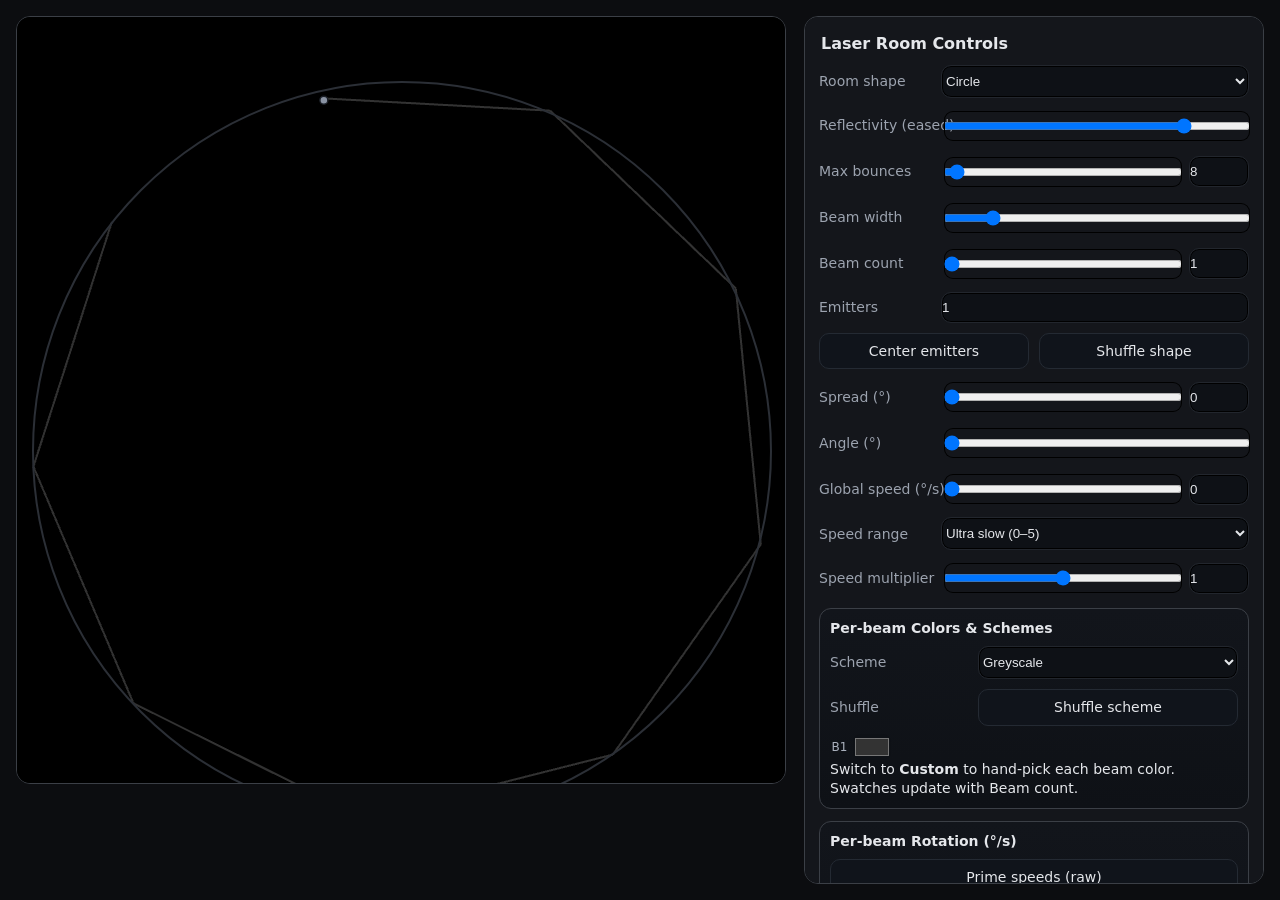
<file: Voidulator.html>
<!DOCTYPE html>
<html lang="en">
<head>
<meta charset="utf-8"/>
<meta name="viewport" content="width=device-width,initial-scale=1"/>
<title>Laser Room — WebGL Pulse, Multi-emitters, Presets, Renderer</title>
<style>
  :root{
    --bg:#0c0d10; --panel:#14161b; --stroke:#3b3f46;
    --text:#e5e7eb; --text-dim:#9ca3af; --muted:#7c8594;
  }
  *{box-sizing:border-box}
  html,body{height:100%}
  body{margin:0;background:#0c0d10;color:var(--text);font:14px/1.35 system-ui,-apple-system,Segoe UI,Roboto,Helvetica,Arial}

  .app{display:grid;grid-template-columns:1fr 460px;gap:18px;min-height:100svh;padding:16px}
  @media (max-width:980px){.app{grid-template-columns:1fr;grid-auto-rows:min-content}}

  .stage{position:relative;border:1px solid var(--stroke);border-radius:14px;overflow:hidden;min-height:58vh;background:linear-gradient(180deg,#0e1014,#0b0c10)}
  canvas{display:block;width:100%;height:100%}
  #gl{position:absolute;inset:0}
  #overlay{position:absolute;inset:0;pointer-events:auto;touch-action:none}
  .hud{position:absolute;left:12px;top:12px;display:flex;gap:8px;flex-wrap:wrap}
  .tag{background:#0009;padding:6px 8px;border:1px solid #ffffff12;border-radius:10px;color:#cbd5e1}

  .panel{background:var(--panel);border:1px solid var(--stroke);border-radius:14px;padding:14px;overflow:auto}
  h2{font-size:16px;margin:2px 2px 10px}
  .grid{display:grid;grid-template-columns:1fr 160px;gap:10px 12px}
  .row{display:contents}
  label{color:var(--text-dim);align-self:center}

  input[type="range"],select,input[type="number"],input[type="text"]{
    width:100%;background:#0e1116;color:#e5e7eb;border:1px solid #22262d;
    border-radius:10px;padding: 7px 0;box-shadow:inset 0 0 0 1px #000
  }
  input[type="range"]{width:100%}
  .two{grid-column:span 2;display:flex;gap:10px}
  .button{cursor:pointer;user-select:none;background:#10141b;border:1px solid #242a33;color:#e5e7eb;padding:8px 10px;border-radius:10px;flex:1;text-align:center}
  .group{margin-top:12px;border:1px solid var(--stroke);border-radius:12px;padding:10px;background:linear-gradient(180deg,#12151b,#0e1116)}
  .group-title{font-weight:600;margin-bottom:8px}
  N0px 1fr;gap:10px 12px}
  .hint{grid-column:span 2;color:#9aa4b2;font-size:12px}
  .warn{font-size:12px;color:#f59e0b}

  /* color swatches */
  #beamColors{display:grid;grid-template-columns:repeat(6,1fr);gap:8px;margin-top:8px;grid-column:span 2}
  #beamColors .sw{display:flex;align-items:center;gap:6px}
  #beamColors .sw label{font-size:12px;color:#aab1bd;width:28px;text-align:right}
  .ctrl-row{display:flex;gap:8px;align-items:center}.ctrl-row>input[type="number"]{width:76px;min-width:64px}.ctrl-row>input[type="range"]{width:100%}input[type="color"]{
    appearance:none;width:100%;height:26px;border:none;padding:0;border-radius:8px;
    background:#0e1116; /* fixes stray white box */
  }

/* UI layout: label | slider | number (one row) */
.panel .grid .row{display:contents}
.panel .grid .row > label{ justify-self:start; text-align:left; align-self:center; white-space:nowrap; padding-right: 4px; }
.ctrl-row{display:flex; gap:10px; align-items:center}
.ctrl-row > input[type="range"]{width:100%}
.ctrl-row > input[type="number"]{width:56px; min-width:56px}

\.panel\s*\.grid{grid-template-columns: 95px 1fr;}

/* === Aligned slider layout: Label | Slider | Number === */
.panel .grid .row{display:contents}
.panel .grid .row > label{ justify-self:start; text-align:left; align-self:center; white-space:nowrap; padding-right: 4px; }
.ctrl-row{display:flex;gap:10px;align-items:center}
.ctrl-row > input[type="range"]{flex:1;min-width:0;width:auto}
.ctrl-row > input[type="number"]{width:56px;min-width:56px}

\.panel\s*\I0px 1fr;}

\.subgrid{grid-template-columns:  95px 1fr;}

/* Final override: tighter column gap and 80px/1fr columns */
I0px 1fr; gap:10px 8px !important;}

/* final spacing tweak */
.grid{ gap: 10px 6px !important; }
.panel .grid .row > label{ padding-right: 4px; }
input[type="range"]{ padding: 7px 0 !important; }

/* === Ensure sliders fill between label and number: Label | Slider | Number === */
.panel .grid { grid-template-columns: 95px 1fr; } /* keep current label width */
.subgrid      { grid-template-columns: 95px 1fr; }

/* Render each control row as contents (label cell + control cell) */
.panel .grid .row{ display: contents; }

/* Control cell: grid with slider + fixed number on the right */
.ctrl-row{
  display: grid;
  grid-template-columns: 1fr 56px;  /* slider grows, number fixed */
  column-gap: 8px;
  align-items: center;
}

/* Slider grows to fill */
.ctrl-row > input[type="range"]{
  width: 100% !important;
  min-width: 0;
  box-sizing: border-box;
  padding: 7px 0 !important; /* no side padding */
}

/* Number stays compact */
.ctrl-row > input[type="number"]{
  width: 56px !important;
  min-width: 56px;
  box-sizing: border-box;
}

/* === UI tweak: label 110px, number 60px; keep slider fill === */
.panel .grid{ grid-template-columns: 110px 1fr !important; }
.subgrid{ grid-template-columns: 110px 1fr !important; }
.ctrl-row{ grid-template-columns: 1fr 60px !important; }
.ctrl-row > input[type="number"]{ width: 60px !important; min-width: 60px !important; }

/* ==== Pulse & Beam Glow: label | slider | number (labels 60px) ==== */
.group .subgrid{ grid-template-columns: 60px 1fr !important; }
.group .subgrid .row{ display: contents; }
.group .subgrid .row > label{
  justify-self: start;
  text-align: left;
  align-self: center;
  white-space: nowrap;
  padding-right: 6px;
}

/* Controls fill the remaining space; same paddings as main */
.group .subgrid .row > input[type="range"],
.group .subgrid .row > select{
  width: 100% !important;
  min-width: 0;
  box-sizing: border-box;
  padding: 7px 0; /* match main slider padding */
}

/* If a row uses ctrl-row with a number, keep slider fill + number 60px */
.group .subgrid .row .ctrl-row{
  display: grid;
  grid-template-columns: 1fr 60px;
  column-gap: 8px;
  align-items: center;
}
.group .subgrid .row .ctrl-row > input[type="range"]{
  width: 100% !important;
  min-width: 0;
  padding: 7px 0;
}
.group .subgrid .row .ctrl-row > input[type="number"]{
  width: 60px;
  min-width: 60px;
}

/* === Force Pulse & Beam Glow to Label | Slider | Number (labels 60px) === */
.group .subgrid{
  display: grid;
  grid-template-columns: 60px 1fr !important;  /* label | controls */
  column-gap: 8px;
  row-gap: 10px;
  align-items: center;
}
/* labels in column 1 */
.group .subgrid > label{
  grid-column: 1;
  justify-self: start;
  text-align: left;
  white-space: nowrap;
  padding-right: 6px;
}
/* the element immediately after a label (range/select/ctrl-row) goes in column 2 */
.group .subgrid > label + *{
  grid-column: 2;
  width: 100%;
  min-width: 0;
  box-sizing: border-box;
}
/* Make ranges fill and remove side padding so tracks reach the edges */
.group .subgrid input[type="range"]{ padding: 7px 0; width: 100%; min-width: 0; }
/* if a number is present, wrap slider+number inside .ctrl-row (grid) */
.group .subgrid .ctrl-row{ display: grid; grid-template-columns: 1fr 60px; column-gap: 8px; align-items: center; }
.group .subgrid .ctrl-row > input[type="range"]{ width: 100%; min-width: 0; padding: 7px 0; }
.group .subgrid .ctrl-row > input[type="number"]{ width: 60px; min-width: 60px; }

/* === Pulse & Beam Glow: widen label column to 140px, keep slider fill === */
.group .subgrid{ grid-template-columns: 140px 1fr !important; column-gap: 8px; }
.group .subgrid > label{ padding-right: 6px; white-space: nowrap; }
.group .subgrid input[type="range"]{ padding: 7px 0 !important; width: 100% !important; min-width: 0; }
.group .subgrid .ctrl-row{ display: grid; grid-template-columns: 1fr 60px; column-gap: 8px; align-items: center; }
.group .subgrid .ctrl-row > input[type="number"]{ width: 60px; min-width: 60px; }

/* === Scope: Pulse & Glow groups only === */
.group.pulse .subgrid, .group.glow .subgrid {
  grid-template-columns: 100px 1fr !important;
  column-gap: 8px;
}
.group.pulse .subgrid > label, .group.glow .subgrid > label {
  justify-self: start;
  text-align: left;
  white-space: nowrap;
  padding-right: 6px;
}
.group.pulse .subgrid input[type="range"], .group.glow .subgrid input[type="range"] {
  padding: 7px 0 !important;
  width: 100% !important;
  min-width: 0;
  box-sizing: border-box;
}
/* If a number is present later, keep it at 60px on the right */
.group.pulse .subgrid .ctrl-row, .group.glow .subgrid .ctrl-row {
  display: grid; grid-template-columns: 1fr 60px; column-gap: 8px; align-items: center;
}

/* === Surgical UI-only additions for sticky mobile + safe touch === */
.panel{touch-action:pan-y;}
@media (max-width:980px){
  .stage{ position:sticky; top:0; z-index:10; height:48svh; }
}

/* === Desktop fit: keep animation fully visible next to controls === */
@media (min-width:981px){
  .app{ grid-template-columns: 1fr 460px; }
  .stage{
    max-height: 100vh !important;
  }
  .stage canvas{
    width: 100% !important;
    height: auto !important;
    display: block;
  }
  #overlay{
    width: 100% !important;
    height: auto !important;
  }
}

/* === Desktop sticky stage + scrollable panel (like Android sticky) === */
@media (min-width:981px){
  .stage{
    position: sticky;
    top: 0;
    z-index: 5;
  }
  .panel{
    max-height: 100vh;
    overflow: auto;
  }
}

/* === Desktop: single scrollbar (panel only) and stage sticky === */
@media (min-width:981px){
  html, body { height:100vh; overflow:hidden; }
  .app { height:100vh; }
  .panel{ max-height:100vh; overflow:auto; }
  .stage{ position:sticky; top:0; z-index:5; }
}

/* --- Hide HUD badges (Bounces / FPS) --- */
.hud, .stats, .badge, #hud, .fps, .bounces { display:none !important; }

</style>
</head>
<body>
<div class="app">
  <div class="stage">
    <canvas id="gl" aria-label="beam canvas (webgl2)"></canvas>
    <canvas id="overlay" aria-label="overlay (2d)"></canvas>
    <div class="hud">
      <div class="tag" id="bouncesTag">Bounces: 0</div>
      <div class="tag" id="fpsTag">FPS: 0</div>
    </div>
  </div>

  <div class="panel">
    <h2>Laser Room Controls</h2>
    <div class="grid">
      <div class="row"><label>Room shape</label>
        <select id="shape">
          <option value="circle" selected>Circle</option>
          <option value="regular-3">Triangle</option>
          <option value="regular-4">Square</option>
          <option value="regular-5">Pentagon</option>
          <option value="regular-6">Hexagon</option>
          <option value="random-5">Randomgon (5–10)</option>
          <option value="blob">Blob (smooth)</option>
        </select>
      </div>

      <div class="row"><label>Reflectivity (eased)</label>
        <input id="reflect" type="range" min="0" max="1" step="0.001" value="0.80">
      </div>

      <div class="row"><label>Max bounces</label>
  <div class="ctrl-row"><input id="bounces" type="range" min="1" max="300" step="1" value="8"><input id="bouncesNum" type="number" min="1" max="300" step="1" value="8">
  </div>
</div>

      <div class="row"><label>Beam width</label>
        <input id="beamWidth" type="range" min="1" max="8" step="1" value="2">
      </div>

      <div class="row"><label>Beam count</label>
  <div class="ctrl-row"><input id="beamCount" type="range" min="1" max="24" step="1" value="1"><input id="beamCountNum" type="number" min="1" max="24" step="1" value="1">
  </div>
</div>

      <div class="row"><label>Emitters</label>
        <input id="emCount" type="number" min="1" max="4" step="1" value="1">
      </div>
      <div class="two">
        <div class="button" id="centerEmitters">Center emitters</div>
        <div class="button" id="shuffleShape">Shuffle shape</div>
      </div>

      <div class="row"><label>Spread (°)</label>
  <div class="ctrl-row"><input id="spread" type="range" min="0" max="180" step="0.1" value="0"><input id="spreadNum" type="number" min="0" max="180" step="0.1" value="0">
  </div>
</div>

      <div class="row"><label>Angle (°)</label>
        <input id="angle" type="range" min="0" max="360" step="0.1" value="0">
      </div>

      <div class="row"><label>Global speed (°/s)</label>
  <div class="ctrl-row"><input id="rotSpeed" type="range" min="0" max="5" step="0.01" value="0"><input id="rotSpeedNum" type="number" min="0" max="5" step="0.01" value="0">
  </div>
</div>
      <div class="row"><label>Speed range</label>
        <select id="speedRange">
          <option value="5" selected>Ultra slow (0–5)</option>
          <option value="30">Slow (0–30)</option>
          <option value="360">Normal (0–360)</option>
          <option value="720">Fast (0–720)</option>
          <option value="1440">Ultra fast (0–1440)</option>
        </select>
      </div>
      <div class="row"><label>Speed multiplier</label>
  <div class="ctrl-row"><input id="speedMultiplier" type="range" min="0" max="2" step="0.01" value="1"><input id="speedMultiplierNum" type="number" min="0" max="2" step="0.01" value="1">
  </div>
</div>
    </div>

    <div class="group" pulse>
      <div class="group-title">Per-beam Colors & Schemes</div>
      <div class="subgrid">
        <div class="row"><label>Scheme</label>
          <select id="beamScheme">
            <option value="rainbow" >Even rainbow</option>
            <option value="triad">Triad</option>
            <option value="analogous">Analogous</option>
            <option value="warm">Warm</option>
            <option value="cool">Cool</option>
            <option value="mono">Monochrome</option>
            <option value="random">Random</option>
            <option value="custom">Custom (edit swatches)</option>
          
            <option value="grayscale" selected>Greyscale</option>
            <option value="muted">Muted pastels</option>
            <option value="earth">Earth tones</option>
            <option value="noir">Noir (low-sat)</option>
            <option value="duotone-amber-teal">Duotone – Amber/Teal</option>
            <option value="duotone-rose-ink">Duotone – Rose/Ink</option>
            <option value="film-bleach">Film – Bleach Bypass</option>
            <option value="pantone-soft">Pantone-style Soft Tones</option></select>
        </div>
        <div class="row"><label>Shuffle</label>
          <div class="button" id="shuffleScheme">Shuffle scheme</div>
        </div>
      </div>
      <div id="beamColors"></div>
      <div class="hint">Switch to <b>Custom</b> to hand-pick each beam color. Swatches update with Beam count.</div>
    </div>

    <div class="group">
      <div class="group-title">Per-beam Rotation (°/s)</div>
      <div class="two">
        <div class="button" id="fillPrimesRaw">Prime speeds (raw)</div>
</div>
      <div id="beamSpeeds" class="subgrid"></div>
      <div class="hint">Adds to the global speed. Use negative for opposite rotation.</div>
      <div class="two" style="margin-top:8px">
        <div class="button" id="resetPhases">Reset beam positions</div>
        <div class="button" id="savePreset">Save preset</div>
      </div>
      <div class="two">
        <input id="presetFile" type="file" accept="application/json" style="display:none">
        <div class="button" id="loadPreset">Load preset</div>
      </div>
</div>

    <div class="group">
      <div class="group-title">Pulse (WebGL shader) </div>
      
      <div class="subgrid">
        <div class="row"><label>Enable</label>
          <select id="pulseEnable"><option value="off" selected>Off</option><option value="on">On</option></select>
        </div>
        <div class="row"><label>Shape</label>
          <select id="pulseShape"><option value="sine" selected>Sine</option><option value="square">Square (smooth)</option></select>
        </div>
        <div class="row"><label>Amplitude</label>
          <input id="pulseAmp" type="range" min="0" max="1" step="0.01" value="1">
        </div>
        <div class="row"><label>Frequency</label>
          <input id="pulseFreq" type="range" min="0.05" max="6" step="0.05" value="1.2">
        </div>
        <div class="row"><label>Speed (px/s)</label>
          <input id="pulseSpeed" type="range" min="0" max="900" step="1" value="240">
        </div>
        <div class="row"><label>Quality (edge softness)</label>
          <input id="pulseQuality" type="range" min="0" max="1" step="0.01" value="0.18">
        </div>
      </div>
      <div class="hint">Alpha = intensity × mix(1, Wave(d − v·t), amplitude). Peak = full color; trough = transparent.</div>
    </div>

    

    
  </div>
</div>

<!-- Legacy glow proxies for engine (must exist before engine script) -->
<div id="__glow_proxies" style="display:none">
<div class="group">
        <div class="group-title">Canvas Background (inside)</div>
        <div class="grid">
          <div class="row">
            <label>Color</label>
            <input id="cbg" type="color" value="#0e1116">
          </div>
          </div>
      </div>
<script>

/* --- Desktop fit glue: sync canvas internal resolution to displayed size --- */
(function(){
  function sizeStage(){
    const stage = document.querySelector('.stage');
    const glc = document.getElementById('gl');
    const ov  = document.getElementById('overlay');
    if(!stage || !glc || !ov) return;
    // Constrain stage height (controller view): no taller than viewport, and no taller than its width.
    if(window.matchMedia('(min-width: 981px)').matches){
      const w = stage.clientWidth;
      const hMax = window.innerHeight;
      const h = Math.min(w, hMax);
      stage.style.height = h + 'px';
    }
    // Match canvas backbuffer size to CSS size to avoid blur
    const rect = glc.getBoundingClientRect();
    const dpr = Math.min(window.devicePixelRatio || 1, 2);
    const W = Math.max(1, Math.round(rect.width  * dpr));
    const H = Math.max(1, Math.round(rect.height * dpr));
    if(glc.width !== W || glc.height !== H){
      glc.width = W; glc.height = H;
      ov.width  = W; ov.height  = H;
      try{ if(window.gl){ gl.viewport(0,0,W,H); } }catch(e){}
    }
  }
  window.addEventListener('resize', sizeStage);
  window.addEventListener('orientationchange', sizeStage);
  document.addEventListener('DOMContentLoaded', sizeStage);
  // reflow safety
  setTimeout(sizeStage, 250);
  setTimeout(sizeStage, 800);
})();

/* canvas background (safe, minimal) */
let __bg = [0,0,0,1];
function __hex2rgba(hex){
  const m = /^#?([a-f0-9]{6})$/i.exec(hex||''); if(!m) return [0,0,0,1];
  const v=parseInt(m[1],16); return [((v>>16)&255)/255, ((v>>8)&255)/255, (v&255)/255, 1];
}
window.addEventListener('DOMContentLoaded', ()=>{
  const inp = document.getElementById('cbg');
  const rst = document.getElementById('cbgReset');
  if(inp){
    inp.addEventListener('input', ()=>{
      __bg = __hex2rgba(inp.value);
      if(window.gl){ try{ gl.clearColor(0,0,0,1); }catch(e){} }
    });
  }
  if(rst){
    rst.addEventListener('click', ()=>{
      __bg = [0.06,0.07,0.1,1];
      if(inp) inp.value = '#0e1116';
      if(window.gl){ try{ gl.clearColor(0,0,0,1); }catch(e){} }
    });
  }
});

// === safe DOM helpers (UI-locked) ===
if (!window._safeOn) window._safeOn = (el, ...args) => { if (el && el.addEventListener) el.addEventListener(...args); };
if (!window._el) window._el = (id) => document.getElementById(id);
if (!window._on) window._on = (id, ...args) => { const el = _el(id); if (el) el.addEventListener(...args); };

(() => {
  // ---- DOM ----
  const _el = id => document.getElementById(id);
  const _num = (id, fallback) => {
    const el = _el(id);
    if (!el) return fallback;
    const v = (el.type === 'number' || el.type === 'range') ? el.value : el.value;
    const n = parseFloat(v);
    return isNaN(n) ? fallback : n;
  };

  const glCanvas = document.getElementById('gl');
  const ovCanvas = document.getElementById('overlay');
  const octx = ovCanvas.getContext('2d');

  const shapeSel = document.getElementById('shape');
  const reflectEl = document.getElementById('reflect');
  const bouncesEl = document.getElementById('bounces');
  const bouncesNumEl = document.getElementById('bouncesNum');
  const widthEl = document.getElementById('beamWidth');const countEl = document.getElementById('beamCount');
  const countNumEl = document.getElementById('beamCountNum');
  const emCountEl = document.getElementById('emCount');
  const centerEmittersBtn = document.getElementById('centerEmitters');
  const shuffleShapeBtn = document.getElementById('shuffleShape');

  const spreadEl = document.getElementById('spread');
  const spreadNumEl = document.getElementById('spreadNum');
  const angleEl = document.getElementById('angle');
  const rotSpeedEl = document.getElementById('rotSpeed');
  const rotSpeedNum = document.getElementById('rotSpeedNum');
  const speedRangeEl = document.getElementById('speedRange');
  const speedMultiplierEl = document.getElementById('speedMultiplier');
  const speedMultiplierNumEl = document.getElementById('speedMultiplierNum');

  const beamSchemeEl = document.getElementById('beamScheme');
  const hueOffsetEl = document.getElementById('hueOffset');
  const hueSpreadEl = document.getElementById('hueSpread');
  const shuffleSchemeBtn = document.getElementById('shuffleScheme');
  const beamColorsDiv = document.getElementById('beamColors');
  const fillPrimesRawBtn = document.getElementById('fillPrimesRaw');
  const resetPhasesBtn = document.getElementById('resetPhases');
  const beamSpeedsDiv = document.getElementById('beamSpeeds');
  const savePresetBtn = document.getElementById('savePreset');
  const loadPresetBtn = document.getElementById('loadPreset');
  const presetFile = document.getElementById('presetFile');

  const pulseEnableEl = document.getElementById('pulseEnable');
  const pulseShapeEl = document.getElementById('pulseShape');
  const pulseAmpEl = document.getElementById('pulseAmp');
  const pulseFreqEl = document.getElementById('pulseFreq');
  const pulseSpeedEl = document.getElementById('pulseSpeed');
  const pulseQualityEl = document.getElementById('pulseQuality');

  const fpsTag = document.getElementById('fpsTag');
  const bouncesTag = document.getElementById('bouncesTag');

  const renSizeEl = document.getElementById('renSize');
  const renFpsEl = document.getElementById('renFps');
  const renSecsEl = document.getElementById('renSecs');
  const renderStartBtn = document.getElementById('renderStart');
  const renderStopBtn = document.getElementById('renderStop');

  // ---- State ----
  const S = {
    seed: (Math.random()*1e9)|0,
    polygonType: 'circle', sides: 0, isCircle: true,
    circle:{cx:0,cy:0,R:0}, vertices:[],
    // optics
    reflectSlider: parseFloat(reflectEl.value),
    reflectivity: 0.8,
    maxBounces: parseInt(bouncesEl.value,10),
    beamWidth: parseFloat(widthEl.value), beamCount: parseInt(countEl.value,10),
    spreadDeg: parseFloat(spreadEl.value),
    angleDeg: 0,
    rotationSpeed: parseFloat(rotSpeedEl.value),
    speedMax: parseFloat(speedRangeEl.value),
    speedMultiplier: parseFloat(speedMultiplierEl.value)||1,
    // emitters
    emitters: [{x:0,y:0}],
    draggingIdx: -1,
    // color palette
    beamScheme: beamSchemeEl.value,
    hueOffset: parseFloat(hueOffsetEl?.value)||0,
    hueSpread: parseFloat(hueSpreadEl?.value)||360,
    beamPalette: [],
    // per-beam rotation
    perBeamSpeed: [], perBeamPhase: [],
    primeMode: 'raw',
    // pulse (shader)
    pulseOn:false, pulseShape:'sine', pulseAmp:parseFloat(pulseAmpEl.value),
    pulseFreqCP100:parseFloat(pulseFreqEl.value),
    pulseSpeed:parseFloat(pulseSpeedEl.value),
    pulseSoft:parseFloat(pulseQualityEl.value),
    // sizing / timing
    dpr:1, lastSegments:0
  };
  // Neutralize legacy glow defaults (no-glow baseline)// ---- Force startup defaults (surgical) ----
  (function forceStartupDefaults(){
    try{
      if (countEl) { countEl.value = "1"; }
      if (countNumEl) { countNumEl.value = "1"; }
      if (beamSchemeEl) { beamSchemeEl.value = "grayscale"; }
      S.beamCount = 1;
      S.beamScheme = 'grayscale';
    }catch(_){}
  })();

  // ---- Utils ----
  const clamp=(v,a,b)=>Math.max(a,Math.min(b,v));
  function rand(){ S.seed=(1664525*S.seed+1013904223)>>>0; return S.seed/0x100000000; }
  const add=(a,b)=>({x:a.x+b.x,y:a.y+b.y});
  const sub=(a,b)=>({x:a.x-b.x,y:a.y-b.y});
  const mul=(a,s)=>({x:a.x*s,y:a.y*s});
  function norm(v){ const m=Math.hypot(v.x,v.y)||1; return {x:v.x/m,y:v.y/m}; }
  const cross=(a,b)=>a.x*b.y-a.y*b.x;
  const reflectByNormal=(d,n)=>norm(sub(d,{x:n.x*2*(d.x*n.x+d.y*n.y), y:n.y*2*(d.x*n.x+d.y*n.y)}));
  function hslToRgb(h,s,l){ s/=100; l/=100; const k=n=>(n+h/30)%12; const a=s*Math.min(l,1-l);
    const f=n=>l-a*Math.max(-1,Math.min(k(n)-3,Math.min(9-k(n),1)));
    return [f(0),f(8),f(4)];
  }
  function hexToHsl(hex){ hex=hex.replace('#',''); if(hex.length===3) hex=hex.split('').map(c=>c+c).join('');
    const r=parseInt(hex.slice(0,2),16)/255,g=parseInt(hex.slice(2,4),16)/255,b=parseInt(hex.slice(4,6),16)/255;
    const max=Math.max(r,g,b), min=Math.min(r,g,b); let h=0,s=0,l=(max+min)/2;
    if(max!==min){ const d=max-min; s=l>0.5?d/(2-max-min):d/(max+min);
      switch(max){case r:h=(g-b)/d+(g<b?6:0);break;case g:h=(b-r)/d+2;break;default:h=(r-g)/d+4;} h*=60; s*=100; l*=100;
    } else { s=0; l*=100; }
    return {h,s,l};
  }
  function hslToHex(h,s,l){ s/=100;l/=100;const k=n=>(n+h/30)%12;const a=s*Math.min(l,1-l);
    const f=n=>l-a*Math.max(-1,Math.min(k(n)-3,Math.min(9-k(n),1)));
    const r=Math.round(255*f(0)), g=Math.round(255*f(8)), b=Math.round(255*f(4));
    return '#'+[r,g,b].map(v=>v.toString(16).padStart(2,'0')).join('');
  }

  function ensurePaletteSize(n){
while (S.beamPalette.length < n) {
  const i = S.beamPalette.length;
  const h = (i * 360 / Math.max(1, n)) % 360;
  S.beamPalette.push({ h, s: 80, l: 55 });
}
if (S.beamPalette.length > n) S.beamPalette.length = n;
}
  function generatePalette(scheme){
const n = S.beamCount|0;
const base = (rand()*360)%360;
const out = [];

if (scheme === 'rainbow') { for (let i=0;i<n;i++) out.push({ h:(base + i*360/n)%360, s:80, l:55 }); }
else if (scheme === 'analogous') { const span=60; for (let i=0;i<n;i++) out.push({ h:(base-span/2 + span*(i/Math.max(1,n-1)))%360, s:80, l:55 }); }
else if (scheme === 'complementary') { const a=[base,(base+180)%360]; for (let i=0;i<n;i++) out.push({ h:a[i%2], s:80, l:55 }); }
else if (scheme === 'splitcomplement') { const a=[(base+150)%360,(base+210)%360,base]; for (let i=0;i<n;i++) out.push({ h:a[i%3], s:80, l:55 }); }
else if (scheme === 'tetradic') { const a=[base,(base+90)%360,(base+180)%360,(base+270)%360]; for (let i=0;i<n;i++) out.push({ h:a[i%4], s:75, l:55 }); }
else if (scheme === 'pastel') { for (let i=0;i<n;i++) out.push({ h:(base+i*360/n)%360, s:45, l:72 }); }
else if (scheme === 'neon') { for (let i=0;i<n;i++) out.push({ h:(base+i*360/n)%360, s:95, l:55 }); }
else if (scheme === 'sunset') { for (let i=0;i<n;i++) out.push({ h:(10+40*(i/Math.max(1,n-1)))%360, s:85, l:55 }); }
else if (scheme === 'ocean') { for (let i=0;i<n;i++) out.push({ h:(180+60*(i/Math.max(1,n-1)))%360, s:70, l:50 }); }
else if (scheme === 'aurora') { for (let i=0;i<n;i++) out.push({ h:(120+120*(i/Math.max(1,n-1)))%360, s:85, l:60 }); }
else if (scheme === 'cyberpunk') { const a=[300,330,210,180]; for (let i=0;i<n;i++) out.push({ h:a[i%4], s:90, l:55 }); }
else if (scheme === 'triad' || scheme === 'triadic') { const tri=[base,(base+120)%360,(base+240)%360]; for (let i=0;i<n;i++) out.push({ h:tri[i%3], s:80, l:55 }); }
else if (scheme === 'monochrome') { const h=((base%360)+360)%360; for (let i=0;i<n;i++) out.push({ h, s:35+40*(i/Math.max(1,n-1)), l:40+20*(i/Math.max(1,n-1)) }); }
else if (scheme === 'warm') { for (let i=0;i<n;i++) out.push({ h:(10+60*(i/Math.max(1,n-1)))%360, s:85, l:55 }); }
else if (scheme === 'cool') { for (let i=0;i<n;i++) out.push({ h:(190+70*(i/Math.max(1,n-1)))%360, s:75, l:55 }); }
else if (scheme === 'forest') { const a=[110,125,140,85]; for (let i=0;i<n;i++) out.push({ h:a[i%4], s:60, l:45 }); }
else if (scheme === 'fire') { const a=[10,20,35,50]; for (let i=0;i<n;i++) out.push({ h:a[i%4], s:90, l:55 }); }
else if (scheme === 'ice') { const a=[190,200,210,220]; for (let i=0;i<n;i++) out.push({ h:a[i%4], s:55, l:70 }); }
else if (scheme === 'sunrise') { for (let i=0;i<n;i++) out.push({ h:(350+40*(i/Math.max(1,n-1)))%360, s:85, l:60 }); }
else if (scheme === 'dusk') { for (let i=0;i<n;i++) out.push({ h:(240+60*(i/Math.max(1,n-1)))%360, s:70, l:55 }); }
else if (scheme === 'spring') { for (let i=0;i<n;i++) out.push({ h:(80+80*(i/Math.max(1,n-1)))%360, s:75, l:60 }); }
else if (scheme === 'candy') { const a=[310,340,30,50,200]; for (let i=0;i<n;i++) out.push({ h:a[i%5], s:90, l:65 }); }
else if (scheme === 'tealorange') { const a=[200,25]; for (let i=0;i<n;i++) out.push({ h:a[i%2], s:85, l:55 }); }
else if (scheme === 'magentacyan') { const a=[300,180]; for (let i=0;i<n;i++) out.push({ h:a[i%2], s:90, l:60 }); }
else if (scheme === 'earth') { const a=[30,45,60,20,100]; for (let i=0;i<n;i++) out.push({ h:a[i%5], s:55, l:45 }); }
else if (scheme === 'retro') { const a=[30,200,340,140]; for (let i=0;i<n;i++) out.push({ h:a[i%4], s:65, l:60 }); }
else if (scheme === 'grayscale') { for (let i=0;i<n;i++) out.push({ h:0, s:0, l:20 + 60*(i/Math.max(1,n-1)) }); }
else if (scheme === 'vaporwave') { const a=[315,170,195,35]; for (let i=0;i<n;i++) out.push({ h:a[i%4], s:85, l:65 }); }
else if (scheme === 'galaxy') { const a=[260,280,300,200,180]; for (let i=0;i<n;i++) out.push({ h:a[i%5], s:70, l:60 }); }
else if (scheme === 'midnight') { const a=[220,235,250,265]; for (let i=0;i<n;i++) out.push({ h:a[i%4], s:45, l:45 }); }
else if (scheme === 'desert') { const a=[20,28,36,44,12]; for (let i=0;i<n;i++) out.push({ h:a[i%5], s:65, l:55 }); }
else if (scheme === 'voltage') { const a=[130,60,300,200]; for (let i=0;i<n;i++) out.push({ h:a[i%4], s:95, l:55 }); }
else if (scheme === 'rainbowsoft') { for (let i=0;i<n;i++) out.push({ h:(base+i*360/n)%360, s:55, l:65 }); }
else if (scheme === 'citrus') { const a=[30,55,100,20]; for (let i=0;i<n;i++) out.push({ h:a[i%4], s:95, l:55 }); }
else if (scheme === 'mojito') { const a=[110,140,160,80]; for (let i=0;i<n;i++) out.push({ h:a[i%4], s:70, l:55 }); }

else if (scheme === 'muted') {
  const baseH = base;
  for (let i=0;i<n;i++) { const h=(baseH + i*22)%360; out.push({ h, s:28, l:68 }); }
}
else if (scheme === 'noir') {
  const h = (base%360+360)%360;
  for (let i=0;i<n;i++){ out.push({ h, s:6, l:22 + (i%3)*6 }); }
}
else if (scheme === 'duotone-amber-teal') {
  const a=[38, 190];
  for (let i=0;i<n;i++) out.push({ h:a[i%2], s:70, l:52 });
}
else if (scheme === 'duotone-rose-ink') {
  const a=[345, 220];
  for (let i=0;i<n;i++) out.push({ h:a[i%2], s:60, l:50 });
}
else if (scheme === 'film-bleach') {
  for (let i=0;i<n;i++){ const h=(base + i*18)%360; out.push({ h, s:22, l:62 }); }
}
else if (scheme === 'pantone-soft') {
  const tones = [
    {h:10,s:30,l:72},
    {h:35,s:25,l:74},
    {h:200,s:22,l:70},
    {h:300,s:18,l:72},
    {h:120,s:20,l:68},
    {h:260,s:20,l:70},
  ];
  for (let i=0;i<n;i++) out.push(tones[i%tones.length]);
}
else { for (let i=0;i<n;i++) out.push({ h:(base + i*360/n)%360, s:80, l:55 }); }

return out;
}
  function rebuildBeamSwatches(){
    const n=S.beamCount|0; ensurePaletteSize(n); beamColorsDiv.innerHTML='';
    for(let i=0;i<n;i++){
      const w=document.createElement('div'); w.className='sw';
      const lab=document.createElement('label'); lab.textContent='B'+(i+1);
      const inp=document.createElement('input'); inp.type='color'; inp.value=hslToHex(S.beamPalette[i].h,S.beamPalette[i].s,S.beamPalette[i].l);
      inp.addEventListener('input',()=>{ S.beamPalette[i]=hexToHsl(inp.value); S.beamScheme='custom'; beamSchemeEl.value='custom'; });
      w.append(lab,inp); beamColorsDiv.appendChild(w);
    }
  }

  function ensureSpeedArrays(n){ while(S.perBeamSpeed.length<n) S.perBeamSpeed.push(0); S.perBeamSpeed.length=n; while(S.perBeamPhase.length<n) S.perBeamPhase.push(0); S.perBeamPhase.length=n; }
function halfMirrorNegative(){
  const n = S.beamCount|0; ensureSpeedArrays(n);
  const half = Math.floor(n/2);
  for(let i=0;i<half;i++){ S.perBeamSpeed[(i+half)%n] = -(S.perBeamSpeed[i]||0); }
  if (typeof rebuildBeamSpeedInputs==='function') rebuildBeamSpeedInputs();
}

  function rebuildBeamSpeedInputs(){
    const n=S.beamCount|0; ensureSpeedArrays(n); beamSpeedsDiv.innerHTML='';
    for(let i=0;i<n;i++){
      const d=document.createElement('div'); d.className='sw';
      const lab=document.createElement('label'); lab.textContent='B'+(i+1);
      const inp=document.createElement('input'); inp.type='number'; inp.step='0.01'; inp.min=String(-S.speedMax); inp.max=String(S.speedMax); inp.value=(S.perBeamSpeed[i]||0).toFixed(2);
      inp.addEventListener('input',()=>{ let v=parseFloat(inp.value); if(!isFinite(v)) v=0; v=clamp(v,-S.speedMax,S.speedMax); S.perBeamSpeed[i]=v; });
      d.append(lab,inp); beamSpeedsDiv.appendChild(d);
    }
  }
  function resetPhases(){ for(let i=0;i<S.perBeamPhase.length;i++) S.perBeamPhase[i]=0; }

  function firstNPrimes(n){ const primes=[]; let x=2; while(primes.length<n){ let ok=true; for(const p of primes){ if(p*p>x) break; if(x%p===0){ ok=false; break; } } if(ok) primes.push(x); x++; } return primes; }

  function setSpeedMax(newMax){
    S.speedMax = newMax;
    // update UI bounds
    rotSpeedEl.max = rotSpeedNum.max = String(newMax);
    document.querySelectorAll('#beamSpeeds input[type="number"]').forEach(inp=>{ inp.min=String(-newMax); inp.max=String(newMax); });
    // set closest range label
    if(newMax<=5) speedRangeEl.value='5'; else if(newMax<=30) speedRangeEl.value='30'; else if(newMax<=360) speedRangeEl.value='360'; else if(newMax<=720) speedRangeEl.value='720'; else speedRangeEl.value='1440';
  }

  function applyPrimeSpeeds(mode){
const n = S.beamCount|0; ensureSpeedArrays(n);
const primes = firstNPrimes(n);
for (let i=0;i<n;i++) S.perBeamSpeed[i] = primes[i] || 0;
S.primeMode = 'raw';
rebuildBeamSpeedInputs();
}

  // ---- Geometry & collisions ----
  function resize(){
    const rect = glCanvas.parentElement.getBoundingClientRect();
    const dpr = Math.min(window.devicePixelRatio || 1, 2);
    S.dpr = dpr;
    const w = Math.floor(rect.width * dpr), h = Math.floor(rect.height * dpr);
    [glCanvas, ovCanvas].forEach(c => { c.width = w; c.height = h; c.style.width = rect.width+'px'; c.style.height = rect.height+'px'; });
    buildShape();
    randomizeEmitters();
    glSetViewport(rect.width, rect.height, dpr);
  }
  function buildShape(){
    const W=glCanvas.width/S.dpr, H=glCanvas.height/S.dpr, cx=W/2, cy=H/2, margin=16;
    if(S.polygonType==='circle'){ S.isCircle=true; S.circle={cx,cy,R:Math.min(W,H)/2-margin}; S.vertices=[]; return; }
    S.isCircle=false;
    if(S.polygonType==='random'){
      const n=S.sides||5, verts=[];
      for(let i=0;i<n;i++){ const base=i*2*Math.PI/n; const a=base+(rand()*2-1)*(Math.PI/n*0.45); const r=0.9*(0.8+0.3*rand()); verts.push({x:r*Math.cos(a),y:r*Math.sin(a)}); }
      let minX=1e9,minY=1e9,maxX=-1e9,maxY=-1e9; for(const p of verts){ if(p.x<minX)minX=p.x; if(p.x>maxX)maxX=p.x; if(p.y<minY)minY=p.y; if(p.y>maxY)maxY=p.y; }
      const scale = 0.98*Math.min((W-2*margin)/(maxX-minX),(H-2*margin)/(maxY-minY));
      for(const p of verts){ p.x=p.x*scale+cx; p.y=p.y*scale+cy; }
      S.vertices=verts; return;
    }
    if(S.polygonType==='blob'){
      const steps=720, L=3, amp=0.06, ph1=rand()*6.28, ph2=rand()*6.28, ph3=rand()*6.28, R=Math.min(W,H)/2-margin, out=[];
      for(let i=0;i<steps;i++){ const a=-Math.PI/2 + i*2*Math.PI/steps; const f=1+amp*(0.7*Math.cos(L*a+ph1)+0.4*Math.cos((L+1)*a+ph2)+0.3*Math.cos((L-1)*a+ph3)); out.push({x:cx+R*f*Math.cos(a), y:cy+R*f*Math.sin(a)}); }
      S.vertices=out; return;
    }
    // regular
    const n=S.sides||5, R=Math.min(W,H)/2-margin, verts=[]; for(let i=0;i<n;i++){ const a=-Math.PI/2 + i*2*Math.PI/n; verts.push({x:cx+R*Math.cos(a),y:cy+R*Math.sin(a)}); } S.vertices=verts;
  }
  function centroid(v){ let x=0,y=0; for(const p of v){ x+=p.x;y+=p.y; } return {x:x/v.length,y:y/v.length}; }
  function pointInPoly(pt,vs){ let ins=false; const x=pt.x,y=pt.y; for(let i=0,j=vs.length-1;i<vs.length;j=i++){ const xi=vs[i].x,yi=vs[i].y,xj=vs[j].x,yj=vs[j].y; const inter=((yi>y)!=(yj>y))&&(x<(xj-xi)*(y-yi)/(yj-yi+1e-9)+xi); if(inter) ins=!ins; } return ins; }
  function randomPointInRoom(){
    if(S.isCircle){ const r=S.circle.R*Math.sqrt(rand()); const a=rand()*Math.PI*2; return {x:S.circle.cx+r*Math.cos(a), y:S.circle.cy+r*Math.sin(a)}; }
    // polygon: rejection in bbox
    const vs=S.vertices; if(!vs.length) return {x:glCanvas.width/(2*S.dpr), y:glCanvas.height/(2*S.dpr)};
    let minX=1e9,minY=1e9,maxX=-1e9,maxY=-1e9; for(const p of vs){ if(p.x<minX)minX=p.x; if(p.x>maxX)maxX=p.x; if(p.y<minY)minY=p.y; if(p.y>maxY)maxY=p.y; }
    for(let k=0;k<1000;k++){ const x=minX+rand()*(maxX-minX), y=minY+rand()*(maxY-minY); const pt={x,y}; if(pointInPoly(pt,vs)) return pt; }
    return centroid(vs);
  }
  function randomizeEmitters(){
    for(let i=0;i<S.emitters.length;i++){ S.emitters[i]=randomPointInRoom(); }
  }

  // intersections
  function raySegIntersection(o,d,a,b){
    const v=sub(b,a), w=sub(a,o), denom=cross(d,v);
    if(Math.abs(denom)<1e-9) return null;
    const t=(w.x*v.y-w.y*v.x)/denom, u=(w.x*d.y-w.y*d.x)/denom;
    if(t>1e-4 && u>=0 && u<=1) return {point:{x:o.x+d.x*t,y:o.y+d.y*t}, t, a, b};
    return null;
  }
  function firstHitPoly(o,d,verts){ let best=null,bestT=1e20; for(let i=0;i<verts.length;i++){ const a=verts[i], b=verts[(i+1)%verts.length]; const h=raySegIntersection(o,d,a,b); if(h && h.t<bestT){ best=h; bestT=h.t; } } return best; }
  function firstHitCircle(o,d,c){
    const ox=o.x-c.cx, oy=o.y-c.cy; const b=ox*d.x+oy*d.y; const c0=ox*ox+oy*oy-c.R*c.R; const disc=b*b-c0;
    if(disc<1e-9) return null; const s=Math.sqrt(disc); const t1=-b-s, t2=-b+s; let t=null; if(t1>1e-4) t=t1; else if(t2>1e-4) t=t2; if(t==null) return null;
    return {point:{x:o.x+d.x*t,y:o.y+d.y*t}, t};
  }
  function computePath(origin,dir){
    let o={...origin}, d=norm(dir), intensity=1, segs=[], i=0, cum=0;
    for(; i<S.maxBounces && intensity>0.01; i++){
      const hit = S.isCircle ? firstHitCircle(o,d,S.circle) : firstHitPoly(o,d,S.vertices);
      if(!hit) break;
      const to=hit.point; const len=Math.hypot(to.x-o.x,to.y-o.y);
      segs.push({from:o,to,len,cum,intensity});
      cum+=len;
      if(S.isCircle){
        const n=norm({x:to.x-S.circle.cx,y:to.y-S.circle.cy}); d=reflectByNormal(d,n);
      } else {
        const e=sub(hit.b,hit.a); const n=norm({x:-e.y,y:e.x}); d=reflectByNormal(d,n);
      }
      intensity *= S.reflectivity; o={x:to.x+d.x*0.02,y:to.y+d.y*0.02};
    }
    return segs;
  }

  // reflectivity easing
  function updateReflect(){ const x=parseFloat(reflectEl.value)||0; const gamma=3.2; S.reflectSlider=x; S.reflectivity = 1 - Math.pow(1-x, gamma); }

  // ---- WebGL (beams) ----
  let gl, prog, buf, a_pos, a_t, a_col, a_alpha, u_res, u_time, u_freqPx, u_speed, u_amp, u_shape, u_soft, u_pulseOn;
  function glInit(){
    gl = glCanvas.getContext('webgl2', {antialias:true, alpha:false});
    if(!gl){ alert('WebGL2 not available'); return; }
    const vs = `#version 300 es\nprecision highp float;\nin vec2 a_pos; in float a_t; in vec3 a_col; in float a_alpha;\nuniform vec2 u_res;\nout float v_t; out vec3 v_col; out float v_alpha;\nvoid main(){ vec2 clip=(a_pos/u_res)*2.0-1.0; clip.y=-clip.y; gl_Position=vec4(clip,0.0,1.0); v_t=a_t; v_col=a_col; v_alpha=a_alpha; }`;
    const fs = `#version 300 es\nprecision highp float;\nin float v_t; in vec3 v_col; in float v_alpha;\nuniform float u_time,u_freqPx,u_speed,u_amp,u_shape,u_soft,u_pulseOn;\nout vec4 outColor;\nvoid main(){ float a=v_alpha; if(u_pulseOn>0.5){ float s=sin(6.2831853*u_freqPx*(v_t-u_speed*u_time)); float f=(u_shape<0.5)?(0.5+0.5*s):smoothstep(-u_soft,u_soft,s); a*=(1.0-u_amp)+u_amp*f; } outColor=vec4(v_col,a); }`;
    const V = gl.createShader(gl.VERTEX_SHADER); gl.shaderSource(V,vs); gl.compileShader(V);
    const F = gl.createShader(gl.FRAGMENT_SHADER); gl.shaderSource(F,fs); gl.compileShader(F);
    prog = gl.createProgram(); gl.attachShader(prog,V); gl.attachShader(prog,F); gl.linkProgram(prog);
  if(!gl.getProgramParameter(prog, gl.LINK_STATUS)){
    try{ octx.setTransform(1,0,0,1,0,0); octx.clearRect(0,0,ovCanvas.width,ovCanvas.height); octx.fillStyle='#f66'; octx.font='12px monospace'; octx.fillText('Shader link error', 12, 20);}catch(_){ }
    console.error('Shader link error:', gl.getShaderInfoLog(V), gl.getShaderInfoLog(F), gl.getProgramInfoLog(prog));
    return;
  }
    a_pos = gl.getAttribLocation(prog,'a_pos'); a_t = gl.getAttribLocation(prog,'a_t'); a_col = gl.getAttribLocation(prog,'a_col'); a_alpha = gl.getAttribLocation(prog,'a_alpha');
    u_res = gl.getUniformLocation(prog,'u_res'); u_time=gl.getUniformLocation(prog,'u_time'); u_freqPx=gl.getUniformLocation(prog,'u_freqPx'); u_speed=gl.getUniformLocation(prog,'u_speed'); u_amp=gl.getUniformLocation(prog,'u_amp'); u_shape=gl.getUniformLocation(prog,'u_shape'); u_soft=gl.getUniformLocation(prog,'u_soft'); u_pulseOn=gl.getUniformLocation(prog,'u_pulseOn');
    buf = gl.createBuffer(); gl.enable(gl.BLEND); gl.blendFunc(gl.SRC_ALPHA, gl.ONE_MINUS_SRC_ALPHA);
  }
  function glSetViewport(viewW, viewH, dpr){ gl.viewport(0,0,Math.floor(viewW*dpr),Math.floor(viewH*dpr)); }

  function pushQuad(arr, x0,y0, x1,y1, halfW, t0, t1, rgb, alpha){
    const dx=x1-x0, dy=y1-y0; const L=Math.hypot(dx,dy)||1; const nx=-dy/L, ny=dx/L;
    const lx0=x0+nx*halfW, ly0=y0+ny*halfW, rx0=x0-nx*halfW, ry0=y0-ny*halfW;
    const lx1=x1+nx*halfW, ly1=y1+ny*halfW, rx1=x1-nx*halfW, ry1=y1-ny*halfW;
    const pushV=(x,y,t)=>{ arr.push(x,y,t, rgb[0],rgb[1],rgb[2], alpha); };
    pushV(lx0,ly0,t0); pushV(lx1,ly1,t1); pushV(rx0,ry0,t0);
    pushV(rx0,ry0,t0); pushV(lx1,ly1,t1); pushV(rx1,ry1,t1);
  }

  function hslToRgbArr(hsl){ return hslToRgb(hsl.h,hsl.s,hsl.l); }

  function renderBeamsGL(timeSec){
    gl.useProgram(prog);
    gl.uniform2f(u_res, glCanvas.width/S.dpr, glCanvas.height/S.dpr);
    gl.uniform1f(u_time, timeSec);
    gl.uniform1f(u_pulseOn, S.pulseOn ? 1 : 0);
    gl.uniform1f(u_freqPx, S.pulseFreqCP100 / 100);
    gl.uniform1f(u_speed, S.pulseSpeed);
    gl.uniform1f(u_amp, S.pulseAmp);
    gl.uniform1f(u_shape, S.pulseShape==='square'? 1.0 : 0.0);
    gl.uniform1f(u_soft, S.pulseSoft);

    const verts = [];
    const base = S.angleDeg*Math.PI/180;
    const spread = (S.spreadDeg||0)*Math.PI/180;
    const n = S.beamCount|0;
    const half = (S.beamWidth||2)/2;
    let totalSegs = 0;

    for(let em=0; em<S.emitters.length; em++){
      const E = S.emitters[em];
      for(let i=0;i<n;i++){
        const off = (n===1)?0:(i/(n-1)-0.5);
        const ang = base + off*spread + (S.perBeamPhase[i]||0)*Math.PI/180;
        const dir = {x:Math.cos(ang), y:Math.sin(ang)};
        const segs = computePath(E, dir);
        totalSegs += segs.length;
        const rgb = hslToRgbArr(S.beamPalette[i % S.beamPalette.length]);
        
for (const s of segs) {
const baseA = s.intensity;
let steps = Math.max(1, (S.glowSteps|0));
// Adaptive throttle: keep total segment*step work near a budget using last frame's segment count
const __seg = Math.max(1, (S.lastSegments||1));
const __budget = 12000; // heuristic budget
if (__seg * steps > __budget) steps = Math.max(1, Math.floor(__budget / __seg));
const curve = 1.0;
  const maxW = 1.0;
  for (let gi=0; gi<steps; gi++) {
    const t = (steps<=1)? 0 : (gi/(steps-1));
    const wMul = (gi===0)? 1.0 : 1.0 + Math.pow(t, curve) * (maxW - 1.0);
    const a = baseA * (gi===0 ? 1.0 : Math.pow(Math.min(0.99, Math.max(0.01, (S.glowFalloffRatio||0.36))), gi));
    const w = half * wMul;
    pushQuad(verts, s.from.x, s.from.y, s.to.x, s.to.y, w, s.cum, s.cum + s.len, rgb, a);
  }
}

      }
    }
    S.lastSegments = totalSegs;

    const data = new Float32Array(verts);
    gl.bindBuffer(gl.ARRAY_BUFFER, buf);
    gl.bufferData(gl.ARRAY_BUFFER, data, gl.DYNAMIC_DRAW);

    const stride = 7*4;
    gl.enableVertexAttribArray(a_pos); gl.vertexAttribPointer(a_pos, 2, gl.FLOAT, false, stride, 0);
    gl.enableVertexAttribArray(a_t); gl.vertexAttribPointer(a_t, 1, gl.FLOAT, false, stride, 2*4);
    gl.enableVertexAttribArray(a_col); gl.vertexAttribPointer(a_col, 3, gl.FLOAT, false, stride, 3*4);
    gl.enableVertexAttribArray(a_alpha); gl.vertexAttribPointer(a_alpha, 1, gl.FLOAT, false, stride, 6*4);

    gl.clearColor(0,0,0,1); gl.clear(gl.COLOR_BUFFER_BIT);
    gl.drawArrays(gl.TRIANGLES, 0, data.length/7);
  }

  // ---- Overlay (boundary + emitters) ----
  function drawOverlay(){
    const W=ovCanvas.width/S.dpr, H=ovCanvas.height/S.dpr;
    octx.setTransform(S.dpr,0,0,S.dpr,0,0);
    octx.clearRect(0,0,W,H);

    // boundary
    octx.strokeStyle='#2b2f36'; octx.lineWidth=2;
    octx.beginPath();
    if(S.isCircle){ octx.arc(S.circle.cx,S.circle.cy,S.circle.R,0,Math.PI*2); }
    else { const v=S.vertices; if(v.length){ octx.moveTo(v[0].x,v[0].y); for(let i=1;i<v.length;i++) octx.lineTo(v[i].x,v[i].y); octx.closePath(); } }
    octx.stroke();

    // emitters
    for(const e of S.emitters){ octx.fillStyle='#8a93a3'; octx.strokeStyle='#1b1f26'; octx.lineWidth=1.5; octx.beginPath(); octx.arc(e.x,e.y,4,0,Math.PI*2); octx.fill(); octx.stroke(); }

    document.getElementById('bouncesTag').textContent = 'Bounces: '+S.lastSegments;
  }

  // ---- Interaction ----
  ovCanvas.addEventListener('pointerdown', (e)=>{
    const r=ovCanvas.getBoundingClientRect(), x=e.clientX-r.left, y=e.clientY-r.top;
    let idx=-1, best=9999;
    for(let i=0;i<S.emitters.length;i++){
      const d=Math.hypot(x - S.emitters[i].x, y - S.emitters[i].y);
      if(d<16 && d<best){ best=d; idx=i; }
    }
    if(idx>=0){ S.draggingIdx = idx; ovCanvas.setPointerCapture(e.pointerId); }
  });
  ovCanvas.addEventListener('pointermove',(e)=>{
    if(S.draggingIdx<0) return;
    const r=ovCanvas.getBoundingClientRect(), x=e.clientX-r.left, y=e.clientY-r.top;
    S.emitters[S.draggingIdx] = {x,y};
  });
  ovCanvas.addEventListener('pointerup',()=> S.draggingIdx=-1);

  // ---- Bindings ----
  function setShapeFromSelect(){
    const v=shapeSel.value;
    if(v==='circle'){ S.polygonType='circle'; }
    else if(v.startsWith('regular-')){ S.polygonType='regular'; S.sides=parseInt(v.split('-')[1],10)||5; }
    else if(v.startsWith('random-')){ S.polygonType='random'; S.sides=parseInt(v.split('-')[1],10)||5; }
    else { S.polygonType='blob'; }
    buildShape(); randomizeEmitters();
  }
  shapeSel.addEventListener('change', setShapeFromSelect);
  _safeOn(reflectEl,'input', updateReflect);
  _safeOn(bouncesEl,'input', ()=>{ const v=parseInt(bouncesEl.value,10)||1; S.maxBounces=v; bouncesNumEl.value=v; });
  _safeOn(bouncesNumEl,'input', ()=>{ const v=parseInt(bouncesNumEl.value,10)||1; S.maxBounces=v; bouncesEl.value=v; });
  _safeOn(widthEl,'input', ()=> S.beamWidth=parseInt(widthEl.value,10)||2);
  const syncCount=(v)=>{ v=clamp(v,1,24)|0; S.beamCount=v; countEl.value=v; countNumEl.value=v; ensureSpeedArrays(v); if(S.primeMode) applyPrimeSpeeds(S.primeMode); rebuildBeamSpeedInputs(); if(S.beamScheme!=='custom'){ S.beamPalette=generatePalette(S.beamScheme); } ensurePaletteSize(v); rebuildBeamSwatches(); };
  _safeOn(countEl,'input', ()=> syncCount(parseInt(countEl.value,10)||1));_safeOn(countNumEl,'input', ()=> syncCount(parseInt(countNumEl.value,10)||1));

  _safeOn(emCountEl,'input', ()=>{
    const n = clamp(parseInt(emCountEl.value,10)||1,1,4);
    while(S.emitters.length<n) S.emitters.push({...S.emitters[S.emitters.length-1]||{x:0,y:0}});
    if(S.emitters.length>n) S.emitters.length=n;
    randomizeEmitters();
  });
  centerEmittersBtn.addEventListener('click', ()=>{ const c=S.isCircle?{x:S.circle.cx,y:S.circle.cy}:centroid(S.vertices); for(let i=0;i<S.emitters.length;i++) S.emitters[i]={x:c.x+(i-(S.emitters.length-1)/2)*14,y:c.y}; });

  _safeOn(spreadEl,'input', ()=>{ S.spreadDeg=parseFloat(spreadEl.value)||0; spreadNumEl.value=S.spreadDeg.toFixed(1); });
  _safeOn(spreadNumEl,'input', ()=>{ const v=clamp(parseFloat(spreadNumEl.value)||0,0,180); S.spreadDeg=v; spreadEl.value=v; });
  _safeOn(angleEl,'input', ()=> S.angleDeg=parseFloat(angleEl.value)||0);
  _safeOn(rotSpeedEl,'input', ()=>{ S.rotationSpeed=parseFloat(rotSpeedEl.value)||0; rotSpeedNum.value=S.rotationSpeed.toFixed(2); });
  rotSpeedNum.addEventListener('input', ()=>{ const v=clamp(parseFloat(rotSpeedNum.value)||0,0,S.speedMax); S.rotationSpeed=v; rotSpeedEl.value=v; });
  _safeOn(speedRangeEl,'change', ()=>{ const m=parseFloat(speedRangeEl.value)||5; setSpeedMax(m); ensureSpeedArrays(S.beamCount); if(S.primeMode) applyPrimeSpeeds(S.primeMode); rebuildBeamSpeedInputs(); });
  _safeOn(speedMultiplierEl,'input', ()=>{ S.speedMultiplier = Math.max(0, Math.min(2, parseFloat(speedMultiplierEl.value)||0)); speedMultiplierNumEl.value = S.speedMultiplier.toFixed(2); });
  _safeOn(speedMultiplierNumEl,'input', ()=>{ const v = Math.max(0, Math.min(2, parseFloat(speedMultiplierNumEl.value)||0)); S.speedMultiplier = v; speedMultiplierEl.value = v; });

  _safeOn(hueOffsetEl,'input', ()=>{ S.hueOffset = parseFloat(hueOffsetEl.value)||0; rebuildBeamSwatches(); });
  _safeOn(hueSpreadEl,'input', ()=>{ S.hueSpread = parseFloat(hueSpreadEl.value)||360; rebuildBeamSwatches(); });
  _safeOn(beamSchemeEl,'change', ()=>{ S.beamScheme=beamSchemeEl.value; S.beamPalette=generatePalette(S.beamScheme); rebuildBeamSwatches(); });
  shuffleSchemeBtn.addEventListener('click', ()=>{ S.seed=(Math.random()*1e9)|0; if(S.beamScheme==='custom'){ S.beamScheme='random'; beamSchemeEl.value='random'; } S.beamPalette=generatePalette(S.beamScheme); rebuildBeamSwatches(); });

  fillPrimesRawBtn.addEventListener('click', ()=> applyPrimeSpeeds('raw'));
  const halfMirrorBtn=document.getElementById('halfMirrorNeg'); if(halfMirrorBtn) halfMirrorBtn.addEventListener('click', halfMirrorNegative);
  resetPhasesBtn.addEventListener('click', resetPhases);

  _safeOn(pulseEnableEl,'change', ()=> S.pulseOn = (pulseEnableEl.value==='on'));
  _safeOn(pulseShapeEl,'change', ()=> S.pulseShape=pulseShapeEl.value);
  _safeOn(pulseAmpEl,'input', ()=> S.pulseAmp=parseFloat(pulseAmpEl.value)||0);
  _safeOn(pulseFreqEl,'input', ()=> S.pulseFreqCP100=parseFloat(pulseFreqEl.value)||1.2);
  _safeOn(pulseSpeedEl,'input', ()=> S.pulseSpeed=parseFloat(pulseSpeedEl.value)||0);
  _safeOn(pulseQualityEl,'input', ()=> S.pulseSoft=parseFloat(pulseQualityEl.value)||0.18);

  shuffleShapeBtn.addEventListener('click', ()=>{ if(S.polygonType==='circle') return; if(S.polygonType==='random' || S.polygonType==='blob') S.seed=(Math.random()*1e9)|0; buildShape(); randomizeEmitters(); });

  // Presets
  function currentPreset(){
    return {
      polygonType:S.polygonType, sides:S.sides, beamWidth:S.beamWidth,
      reflectSlider:S.reflectSlider, maxBounces:S.maxBounces,
      beamCount:S.beamCount, spreadDeg:S.spreadDeg, angleDeg:S.angleDeg,
      rotationSpeed:S.rotationSpeed, speedMax:S.speedMax,
      emitters:S.emitters, beamScheme:S.beamScheme, beamPalette:S.beamPalette,
      perBeamSpeed:S.perBeamSpeed, perBeamPhase:S.perBeamPhase,
      pulse:{on:S.pulseOn, shape:S.pulseShape, amp:S.pulseAmp, freq:S.pulseFreqCP100, speed:S.pulseSpeed, soft:S.pulseSoft}
    };
  }
  function applyPreset(P){
    Object.assign(S, {
      polygonType:P.polygonType||'circle',
      sides:P.sides||S.sides,
      beamWidth:P.beamWidth||S.beamWidth,
      reflectSlider:('reflectSlider' in P)?P.reflectSlider:S.reflectSlider,
      maxBounces:P.maxBounces||S.maxBounces,
      beamCount:P.beamCount||S.beamCount,
      spreadDeg:('spreadDeg' in P)?P.spreadDeg:S.spreadDeg,
      angleDeg:('angleDeg' in P)?P.angleDeg:S.angleDeg,
      rotationSpeed:('rotationSpeed' in P)?P.rotationSpeed:S.rotationSpeed,
      speedMax:('speedMax' in P)?P.speedMax:S.speedMax,
      emitters:P.emitters||S.emitters,
      beamScheme:P.beamScheme||S.beamScheme,
      beamPalette:P.beamPalette||S.beamPalette,
      perBeamSpeed:P.perBeamSpeed||S.perBeamSpeed,
      perBeamPhase:P.perBeamPhase||S.perBeamPhase
    });
    if(P.pulse){ S.pulseOn=!!P.pulse.on; S.pulseShape=P.pulse.shape||'sine'; S.pulseAmp=P.pulse.amp||0; S.pulseFreqCP100=P.pulse.freq||1; S.pulseSpeed=P.pulse.speed||0; S.pulseSoft=P.pulse.soft||0.18; }
    // sync UI
    shapeSel.value = S.polygonType==='circle' ? 'circle' : (S.polygonType==='random' ? 'random-'+(S.sides||5) : (S.polygonType==='blob' ? 'blob' : ('regular-'+(S.sides||5))));
    reflectEl.value = S.reflectSlider; updateReflect();
    bouncesEl.value = bouncesNumEl.value = S.maxBounces;
    widthEl.value = S.beamWidth;
    countEl.value = countNumEl.value = S.beamCount;
    emCountEl.value = S.emitters.length;
    spreadEl.value = S.spreadDeg; spreadNumEl.value = S.spreadDeg.toFixed(1);
    angleEl.value = S.angleDeg;
    setSpeedMax(S.speedMax);
    rotSpeedEl.value = rotSpeedNum.value = S.rotationSpeed;
    beamSchemeEl.value = S.beamScheme;
    rebuildBeamSwatches(); ensureSpeedArrays(S.beamCount); rebuildBeamSpeedInputs();
    pulseEnableEl.value = S.pulseOn? 'on':'off';
    pulseShapeEl.value = S.pulseShape; pulseAmpEl.value = S.pulseAmp; pulseFreqEl.value = S.pulseFreqCP100; pulseSpeedEl.value=S.pulseSpeed; pulseQualityEl.value=S.pulseSoft;
    buildShape(); randomizeEmitters();
  }
  _on('savePreset','click', ()=>{
    const blob = new Blob([JSON.stringify(currentPreset(),null,2)], {type:'application/json'});
    const a=document.createElement('a'); a.href=URL.createObjectURL(blob); a.download='laser-room-preset.json'; a.click(); setTimeout(()=>URL.revokeObjectURL(a.href),1000);
  });
  _on('loadPreset','click', ()=> presetFile.click());
  presetFile.addEventListener('change', async ()=>{ const f=presetFile.files[0]; if(!f) return; const txt=await f.text(); try{ const P=JSON.parse(txt); applyPreset(P); }catch(e){ alert('Invalid preset JSON'); } });

  // ---- Main loop ----
  let last=performance.now(), fpsA=0, fpsN=0;
  function loop(t){
    const dt=t-last; last=t; fpsA+=dt; fpsN++; if(fpsA>=1000){ fpsTag.textContent='FPS: '+fpsN; fpsA=0; fpsN=0; }
    if(S.rotationSpeed>0){ S.angleDeg=(S.angleDeg + S.rotationSpeed*dt/1000)%360; angleEl.value=S.angleDeg.toFixed(1); }
    for(let i=0;i<S.perBeamPhase.length;i++){ S.perBeamPhase[i]=(S.perBeamPhase[i] + (S.perBeamSpeed[i]||0)*S.speedMultiplier*dt/1000)%360; }
    renderBeamsGL(t/1000);
    drawOverlay();
    requestAnimationFrame(loop);
  }

  // ---- Renderer (fixed res, high bitrate) ----
  let recMedia=null, recChunks=[], recStream=null, renderRunning=false;
  async function startRenderer(){
    if(renderRunning) return;
    const m = /^(\d+)\s*x\s*(\d+)$/i.exec(renSizeEl.value.trim());
    const W = m ? parseInt(m[1],10) : 1920;
    const H = m ? parseInt(m[2],10) : 1080;
    const fps = clamp(parseInt(renFpsEl.value,10)||60,1,120);
    const secs = clamp(parseInt(renSecsEl.value,10)||8,1,600);

    const g = document.createElement('canvas'); g.width=W; g.height=H;
    const o = document.createElement('canvas'); o.width=W; o.height=H;
    const go = g.getContext('webgl2', {antialias:true, alpha:false});
    const oo = o.getContext('2d');

    function mkProg(gl, vsSrc, fsSrc){ const V=gl.createShader(gl.VERTEX_SHADER); gl.shaderSource(V,vsSrc); gl.compileShader(V); const F=gl.createShader(gl.FRAGMENT_SHADER); gl.shaderSource(F,fsSrc); gl.compileShader(F); const P=gl.createProgram(); gl.attachShader(P,V); gl.attachShader(P,F); gl.linkProgram(P); return {P,V,F}; }
    const vsSrc = `#version 300 es\nprecision highp float; in vec2 a_pos; in float a_t; in vec3 a_col; in float a_alpha; uniform vec2 u_res; out float v_t; out vec3 v_col; out float v_alpha; void main(){ vec2 clip=(a_pos/u_res)*2.0-1.0; clip.y=-clip.y; gl_Position=vec4(clip,0.0,1.0); v_t=a_t; v_col=a_col; v_alpha=a_alpha; }`;
    const fsSrc = `#version 300 es\nprecision highp float; in float v_t; in vec3 v_col; in float v_alpha; uniform float u_time,u_freqPx,u_speed,u_amp,u_shape,u_soft,u_pulseOn; out vec4 outColor; void main(){ float a=v_alpha; if(u_pulseOn>0.5){ float s=sin(6.2831853*u_freqPx*(v_t-u_speed*u_time)); float f=(u_shape<0.5)?(0.5+0.5*s):smoothstep(-u_soft,u_soft,s); a*=(1.0-u_amp)+u_amp*f; } outColor=vec4(v_col,a); }`;
    const {P}=mkProg(go,vsSrc,fsSrc);
    const loc = { a_pos: go.getAttribLocation(P,'a_pos'), a_t: go.getAttribLocation(P,'a_t'), a_col: go.getAttribLocation(P,'a_col'), a_alpha: go.getAttribLocation(P,'a_alpha'), u_res: go.getUniformLocation(P,'u_res'), u_time: go.getUniformLocation(P,'u_time'), u_freqPx: go.getUniformLocation(P,'u_freqPx'), u_speed: go.getUniformLocation(P,'u_speed'), u_amp: go.getUniformLocation(P,'u_amp'), u_shape: go.getUniformLocation(P,'u_shape'), u_soft: go.getUniformLocation(P,'u_soft'), u_pulseOn: go.getUniformLocation(P,'u_pulseOn') };
    const bufR = go.createBuffer(); go.enable(go.BLEND); go.blendFunc(go.SRC_ALPHA, go.ONE_MINUS_SRC_ALPHA);

    function pushQuadR(arr, x0,y0, x1,y1, halfW, t0, t1, rgb, alpha){
      const dx=x1-x0, dy=y1-y0; const L=Math.hypot(dx,dy)||1; const nx=-dy/L, ny=dx/L;
      const lx0=x0+nx*halfW, ly0=y0+ny*halfW, rx0=x0-nx*halfW, ry0=y0-ny*halfW;
      const lx1=x1+nx*halfW, ly1=y1+ny*halfW, rx1=x1-nx*halfW, ry1=y1-ny*halfW;
      const pushV=(x,y,t)=>{ arr.push(x,y,t, rgb[0],rgb[1],rgb[2], alpha); };
      pushV(lx0,ly0,t0); pushV(lx1,ly1,t1); pushV(rx0,ry0,t0);
      pushV(rx0,ry0,t0); pushV(lx1,ly1,t1); pushV(rx1,ry1,t1);
    }

    function drawFrameGL(timeSec){
      go.useProgram(P);
      go.viewport(0,0,W,H);
      go.uniform2f(loc.u_res,W,H);
      go.uniform1f(loc.u_time,timeSec);
      go.uniform1f(loc.u_freqPx,S.pulseFreqCP100/100);
      go.uniform1f(loc.u_speed,S.pulseSpeed);
      go.uniform1f(loc.u_amp,S.pulseAmp);
      go.uniform1f(loc.u_shape, S.pulseShape==='square'?1:0);
      go.uniform1f(loc.u_soft,S.pulseSoft);
      go.uniform1f(loc.u_pulseOn,S.pulseOn?1:0);

      const verts=[];
      const base=S.angleDeg*Math.PI/180, spread=(S.spreadDeg||0)*Math.PI/180, n=S.beamCount|0, half=(S.beamWidth||2)/2;
      for(let em=0; em<S.emitters.length; em++){
        const E=S.emitters[em];
        for(let i=0;i<n;i++){
          const off=(n===1)?0:(i/(n-1)-0.5);
          const ang=base + off*spread + (S.perBeamPhase[i]||0)*Math.PI/180;
          const dir={x:Math.cos(ang),y:Math.sin(ang)};
          const segs=computePath(E,dir);
          const col=S.beamPalette[i%S.beamPalette.length]; const adjH = (((col.h + (S.hueOffset||0) + (i/Math.max(1,(S.beamCount||1))) * (S.hueSpread||0)) % 360) + 360) % 360; const rgb=hslToRgb(adjH,col.s,col.l);
          const kx=W/glCanvas.width, ky=H/glCanvas.height; const ks = W/glCanvas.width; // for t in px
          for(const s of segs){
  const baseA = s.intensity;
const steps = 1;
  const curve = 1.0;
  const maxW = 1.0;
  for(let gi=0; gi<steps; gi++){
    const t = (steps<=1)? 0 : (gi/(steps-1));
    const wMul = (gi===0)? 1.0 : 1.0 + Math.pow(t, curve) * (maxW - 1.0);
    const a = baseA * (gi===0 ? 1.0 : Math.pow(Math.min(0.99, Math.max(0.01, (S.glowFalloffRatio||0.36))), gi));
    const w = half*ks * wMul;
    pushQuadR(verts, s.from.x*kx, s.from.y*ky, s.to.x*kx, s.to.y*ky, w, s.cum*ks, (s.cum+s.len)*ks, rgb, a);
  }
}
        }
      }
      const data=new Float32Array(verts);
      go.bindBuffer(go.ARRAY_BUFFER, bufR); go.bufferData(go.ARRAY_BUFFER, data, go.DYNAMIC_DRAW);
      const stride=7*4;
      go.enableVertexAttribArray(loc.a_pos); go.vertexAttribPointer(loc.a_pos,2,go.FLOAT,false,stride,0);
      go.enableVertexAttribArray(loc.a_t); go.vertexAttribPointer(loc.a_t,1,go.FLOAT,false,stride,2*4);
      go.enableVertexAttribArray(loc.a_col); go.vertexAttribPointer(loc.a_col,3,go.FLOAT,false,stride,3*4);
      go.enableVertexAttribArray(loc.a_alpha); go.vertexAttribPointer(loc.a_alpha,1,go.FLOAT,false,stride,6*4);
      go.clearColor(0,0,0,1); go.clear(go.COLOR_BUFFER_BIT);
      go.drawArrays(go.TRIANGLES,0,data.length/7);
    }
    function drawOverlay2D(){
      oo.setTransform(1,0,0,1,0,0); oo.clearRect(0,0,W,H); oo.strokeStyle='#2b2f36'; oo.lineWidth=2; oo.beginPath();
      if(S.isCircle){ const kx=W/glCanvas.width, ky=H/glCanvas.height; const cx=S.circle.cx*kx, cy=S.circle.cy*ky; const R=S.circle.R*kx; oo.arc(cx,cy,R,0,Math.PI*2); }
      else { const v=S.vertices; if(v.length){ const kx=W/glCanvas.width, ky=H/glCanvas.height; oo.moveTo(v[0].x*kx,v[0].y*ky); for(let i=1;i<v.length;i++) oo.lineTo(v[i].x*kx,v[i].y*ky); oo.closePath(); } }
      oo.stroke();
    }

    const comp = document.createElement('canvas'); comp.width=W; comp.height=H; const cctx = comp.getContext('2d');
    const fpsTrack = comp.captureStream(fps);
    recStream = fpsTrack; recChunks = [];
    const bitrate = Math.round(Math.max(4e6, Math.min(4e7, W*H*fps*0.07))); // 4–40 Mbps
    const mime = MediaRecorder.isTypeSupported('video/webm;codecs=vp9') ? 'video/webm;codecs=vp9' : 'video/webm;codecs=vp8';
    recMedia = new MediaRecorder(recStream, {mimeType:mime, videoBitsPerSecond:bitrate});
    recMedia.ondataavailable = e=>{ if(e.data && e.data.size) recChunks.push(e.data); };
    recMedia.onstop = ()=>{ const blob = new Blob(recChunks, {type:mime}); const a=document.createElement('a'); a.href=URL.createObjectURL(blob); a.download='laser-room-render.webm'; a.click(); setTimeout(()=>URL.revokeObjectURL(a.href),1000); renderRunning=false; };
    recMedia.start();

    renderRunning=true;
    const dt = 1/fps; let t = 0; const total = secs;
    function step(){
      if(!renderRunning){ recMedia.stop(); return; }
      if(S.rotationSpeed>0) S.angleDeg=(S.angleDeg + S.rotationSpeed*dt)%360;
      for(let i=0;i<S.perBeamPhase.length;i++) S.perBeamPhase[i] = (S.perBeamPhase[i] + (S.perBeamSpeed[i]||0)*S.speedMultiplier*dt) % 360;
      drawFrameGL(t); drawOverlay2D(); cctx.drawImage(g,0,0); cctx.drawImage(o,0,0);
      t += dt; if(t<total) requestAnimationFrame(step); else { recMedia.stop(); }
    }
    requestAnimationFrame(step);
  }
  function stopRenderer(){ if(renderRunning && recMedia && recMedia.state==='recording'){ renderRunning=false; recMedia.stop(); } }
  if(renderStartBtn) renderStartBtn.addEventListener('click', startRenderer);
  if(renderStopBtn) renderStopBtn.addEventListener('click', stopRenderer);

  // ---- Init ----
  function init(){
    glInit();
    resize(); window.addEventListener('resize', resize);
    updateReflect();
    // Random emitter start each load
    S.emitters = [{x:0,y:0}];
    buildShape(); randomizeEmitters();
    S.beamPalette = generatePalette(S.beamScheme); rebuildBeamSwatches();
    ensureSpeedArrays(S.beamCount); applyPrimeSpeeds('raw'); // default raw primes; raises speedMax automatically
    rebuildBeamSpeedInputs();
    requestAnimationFrame(loop);
  }
  init();

  // Tiny self-tests
  (function tests(){
    const fails=[]; const expect=(ok,msg)=>{ if(!ok) fails.push(msg); };
    try{
      S.polygonType='circle'; buildShape(); expect(S.isCircle && S.circle.R>0,'Circle build');
      const segs = computePath({x:S.circle.cx,y:S.circle.cy},{x:1,y:0}); expect(segs.length>0,'Path segments');
      const primes = (function(n){const a=[];let x=2;while(a.length<n){let ok=true;for(const p of a){if(p*p>x)break;if(x%p===0){ok=false;break;}}if(ok)a.push(x);x++;}return a;})(7);
      expect(JSON.stringify(primes)==='[2,3,5,7,11,13,17]','Prime gen');
      // ensure raw primes lift speedMax
      const _oldBC=S.beamCount; ensureSpeedArrays(10); setSpeedMax(5); applyPrimeSpeeds('raw'); expect(S.speedMax>=29,'speedMax raised for raw primes'); S.beamCount=_oldBC; ensureSpeedArrays(_oldBC);
    }catch(e){ fails.push('Self-test crash: '+e.message); }
    if(fails.length) console.error('❌ Tests:',fails); else console.log('✅ Tests passed');
  })();
})();
</script>
</body>
</html>

<script>
// ---- Glow UI bridge (non-invasive; engine untouched) ----
(function(){
  function _el(id){ return document.getElementById(id); }
  function linkResolution(){
    const r=_el('glowResolution'), n=_el('glowResolutionExact');
    if(!r||!n) return;
    const clamp = v => Math.max(1, Math.min(64, v|0));
    r.addEventListener('input', ()=>{ n.value=r.value; apply(); });
    n.addEventListener('input', ()=>{ r.value=clamp(parseInt(n.value,10)||1); apply(); });
    n.value = r.value;
  }
  function apply(){}
    if (gs){ const v=parseFloat(gs.value); if(!Number.isNaN(v)) S.glowMaxWidth=Math.max(1, v*2); }
    if (gc){ const v=parseFloat(gc.value); if(!Number.isNaN(v)) S.glowCurve=v; }
  }
  function wire(){ try{ linkResolution(); }catch(_){ /* no glow UI present; safe to ignore */ } });
    apply();
  }
  function waitAndWire(){
    if (window.S){ wire(); }
    else { setTimeout(waitAndWire, 50); }
  }
  document.addEventListener('DOMContentLoaded', waitAndWire);
})();
</script>

<script>
}
  if (document.readyState === 'loading') document.addEventListener('DOMContentLoaded', link); else link();
})();
</script>
</file>
